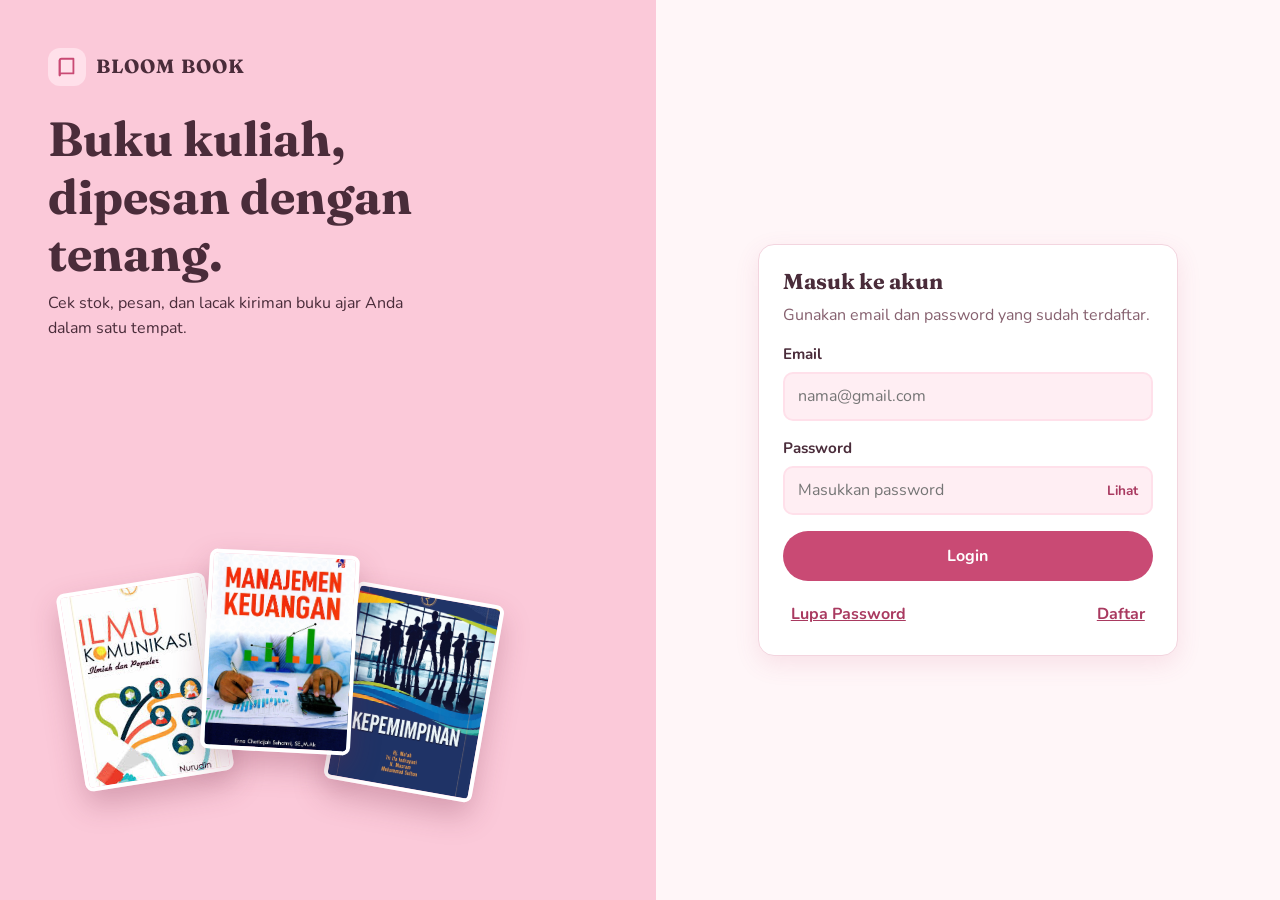
<file: tugas-uts-web1/index.html>
<!DOCTYPE html>
<html lang="id">
<head>
  <meta charset="UTF-8">
  <meta name="viewport" content="width=device-width, initial-scale=1">
  <title>Masuk - BLOOM BOOK</title>
  <link rel="stylesheet" href="css/style.css">
</head>
<body data-page="login">
  <div class="login">
    <aside class="login__art" aria-label="Pengantar">
      <div>
        <span class="brand">
          <span class="brand__mark" aria-hidden="true">
            <svg width="22" height="22" viewBox="0 0 24 24" fill="none" stroke="currentColor" stroke-width="2" stroke-linecap="round" stroke-linejoin="round"><path d="M4 5a2 2 0 0 1 2-2h13v16H6a2 2 0 0 0-2 2z"/><path d="M4 21V5"/></svg>
          </span>
          BLOOM BOOK
        </span>
        <h1>Buku kuliah, dipesan dengan tenang.</h1>
        <p>Cek stok, pesan, dan lacak kiriman buku ajar Anda dalam satu tempat.</p>
      </div>
      <div class="cover-stack" aria-hidden="true">
        <img src="img/pengantar_komunikasi.jpg" alt="">
        <img src="img/manajemen_keuangan.jpg" alt="">
        <img src="img/kepemimpinan.jpg" alt="">
      </div>
    </aside>

    <main class="login__panel">
      <section class="card login__card" aria-labelledby="judulLogin">
        <h2 id="judulLogin">Masuk ke akun</h2>
        <p class="muted">Gunakan email dan password yang sudah terdaftar.</p>

        <form id="formLogin" novalidate>
          <div class="field">
            <label for="loginEmail">Email</label>
            <input class="input" type="email" id="loginEmail" name="email" autocomplete="username" placeholder="nama@gmail.com">
            <p class="field__error" role="alert"></p>
          </div>
          <div class="field">
            <label for="loginPassword">Password</label>
            <div class="input-wrap">
              <input class="input" type="password" id="loginPassword" name="password" autocomplete="current-password" placeholder="Masukkan password">
              <button type="button" class="toggle-pw" data-toggle-pw aria-label="Tampilkan password">Lihat</button>
            </div>
            <p class="field__error" role="alert"></p>
          </div>
          <button class="btn btn--primary btn--block" type="submit">Login</button>
        </form>

        <div class="login__links">
          <button class="btn btn--link" type="button" data-open="modalLupa">Lupa Password</button>
          <button class="btn btn--link" type="button" data-open="modalDaftar">Daftar</button>
        </div>
      </section>
    </main>
  </div>

  <!-- Modal: Lupa Password -->
  <div class="modal" id="modalLupa" hidden>
    <div class="modal__box" role="dialog" aria-modal="true" aria-labelledby="judulLupa">
      <button class="modal__close" type="button" data-close aria-label="Tutup">&times;</button>
      <h2 id="judulLupa">Lupa password</h2>
      <p class="muted">Masukkan email akun Anda. Kami akan mengirim tautan untuk mengatur ulang password.</p>
      <form id="formLupa" novalidate>
        <div class="field">
          <label for="lupaEmail">Email</label>
          <input class="input" type="email" id="lupaEmail" name="email" placeholder="nama@gmail.com">
          <p class="field__error" role="alert"></p>
        </div>
        <div class="form-actions">
          <button class="btn btn--ghost" type="button" data-close>Batal</button>
          <button class="btn btn--primary" type="submit">Kirim tautan</button>
        </div>
      </form>
    </div>
  </div>

  <!-- Modal: Daftar -->
  <div class="modal" id="modalDaftar" hidden>
    <div class="modal__box" role="dialog" aria-modal="true" aria-labelledby="judulDaftar">
      <button class="modal__close" type="button" data-close aria-label="Tutup">&times;</button>
      <h2 id="judulDaftar">Buat akun baru</h2>
      <form id="formDaftar" novalidate>
        <div class="field">
          <label for="daftarNama">Nama lengkap</label>
          <input class="input" type="text" id="daftarNama" name="nama" autocomplete="name">
          <p class="field__error" role="alert"></p>
        </div>
        <div class="field">
          <label for="daftarEmail">Email</label>
          <input class="input" type="email" id="daftarEmail" name="email" autocomplete="email">
          <p class="field__error" role="alert"></p>
        </div>
        <div class="field">
          <label for="daftarPassword">Password <span class="hint">(minimal 6 karakter)</span></label>
          <input class="input" type="password" id="daftarPassword" name="password" autocomplete="new-password">
          <p class="field__error" role="alert"></p>
        </div>
        <div class="field">
          <label for="daftarKonfirmasi">Ulangi password</label>
          <input class="input" type="password" id="daftarKonfirmasi" name="konfirmasi" autocomplete="new-password">
          <p class="field__error" role="alert"></p>
        </div>
        <div class="form-actions">
          <button class="btn btn--ghost" type="button" data-close>Batal</button>
          <button class="btn btn--primary" type="submit">Daftar</button>
        </div>
      </form>
    </div>
  </div>

  <script src="js/data.js"></script>
  <script src="js/script.js"></script>
</body>
</html>
</file>
<file: tugas-uts-web1/css/style.css>
/* =========================================================
   BLOOM BOOK - Tema Pink Soft
   ========================================================= */
@import url("https://fonts.googleapis.com/css2?family=Fraunces:opsz,wght@9..144,600;9..144,700&family=Nunito:wght@400;600;700&display=swap");

:root {
  --bg: #fff6f8;
  --surface: #ffffff;
  --pink-50: #ffeef3;
  --pink-100: #ffe0ea;
  --pink-200: #fbc9d9;
  --pink-300: #f4a9c0;
  --accent: #c94a74;
  --accent-dark: #a93a60;
  --ink: #4a2c3a;
  --muted: #86616f;
  --line: #f3d5df;
  --mint: #d9f0e5;
  --mint-ink: #2f6b52;
  --peach: #ffe6cf;
  --peach-ink: #8a4b12;
  --danger: #b3263f;
  --radius: 16px;
  --radius-sm: 10px;
  --shadow: 0 8px 24px rgba(201, 74, 116, 0.12);
  --font-body: "Nunito", "Segoe UI", system-ui, sans-serif;
  --font-head: "Fraunces", Georgia, "Times New Roman", serif;
}

*, *::before, *::after { box-sizing: border-box; }
html { scroll-behavior: smooth; }
body {
  margin: 0;
  font-family: var(--font-body);
  color: var(--ink);
  background: var(--bg);
  line-height: 1.55;
}
body.no-scroll { overflow: hidden; }
h1, h2, h3 { font-family: var(--font-head); line-height: 1.2; margin: 0 0 .5rem; }
h1 { font-size: clamp(1.7rem, 3.5vw, 2.4rem); }
h2 { font-size: 1.35rem; }
p { margin: 0 0 1rem; }
a { color: var(--accent-dark); }
img { max-width: 100%; display: block; }
:focus-visible { outline: 3px solid var(--accent); outline-offset: 2px; }
[hidden] { display: none !important; }
.muted { color: var(--muted); }
.sr-only { position: absolute; width: 1px; height: 1px; overflow: hidden; clip: rect(0 0 0 0); white-space: nowrap; }

/* ---------- Header & navigasi ---------- */
.app-header {
  position: sticky; top: 0; z-index: 50;
  display: flex; align-items: center; gap: 1.25rem; flex-wrap: wrap;
  padding: .75rem clamp(1rem, 4vw, 2.5rem);
  background: var(--surface);
  border-bottom: 1px solid var(--line);
}
.brand {
  display: inline-flex; align-items: center; gap: .6rem;
  font-family: var(--font-head); font-weight: 700; font-size: 1.2rem;
  color: var(--ink); text-decoration: none;
}
.brand { letter-spacing: .06em; }
.brand__mark {
  display: grid; place-items: center; width: 38px; height: 38px;
  background: var(--pink-100); border-radius: 12px; color: var(--accent);
}
.nav { display: flex; gap: .25rem; flex-wrap: wrap; margin-left: auto; }
.nav a {
  padding: .45rem .9rem; border-radius: 999px; text-decoration: none;
  color: var(--muted); font-weight: 700; font-size: .95rem;
}
.nav a:hover { background: var(--pink-50); color: var(--ink); }
.nav a[aria-current="page"] { background: var(--pink-100); color: var(--accent-dark); }
.user-box { display: flex; align-items: center; gap: .6rem; font-size: .9rem; }
.user-box strong { display: block; line-height: 1.1; }

.container { width: min(1120px, 100% - 2rem); margin: 0 auto; padding: 2rem 0 3rem; }
.page-head { margin-bottom: 1.5rem; }
.page-head p { color: var(--muted); max-width: 60ch; }
.site-footer { text-align: center; color: var(--muted); font-size: .85rem; padding: 1.5rem 1rem 2rem; }

.notice { background: var(--pink-50); border: 1px solid var(--pink-200); border-radius: var(--radius-sm); padding: .65rem .95rem; margin: 0 0 1.25rem; font-size: .92rem; }

/* ---------- Kartu ---------- */
.card {
  background: var(--surface); border: 1px solid var(--line);
  border-radius: var(--radius); padding: 1.5rem; box-shadow: var(--shadow);
}
.card + .card { margin-top: 1.5rem; }
.card__head { display: flex; justify-content: space-between; align-items: center; gap: 1rem; flex-wrap: wrap; margin-bottom: 1rem; }
.card__head h2 { margin: 0; }

/* ---------- Tombol ---------- */
.btn {
  display: inline-flex; align-items: center; justify-content: center; gap: .4rem;
  padding: .65rem 1.2rem; border-radius: 999px; border: 2px solid transparent;
  font: inherit; font-weight: 700; cursor: pointer; text-decoration: none;
  transition: background .15s, transform .15s, border-color .15s;
}
.btn:active { transform: translateY(1px); }
.btn--primary { background: var(--accent); color: #fff; }
.btn--primary:hover { background: var(--accent-dark); }
.btn--ghost { background: transparent; color: var(--accent-dark); border-color: var(--pink-300); }
.btn--ghost:hover { background: var(--pink-50); }
.btn--link { background: none; border: 0; color: var(--accent-dark); text-decoration: underline; padding: .3rem .5rem; }
.btn--small { padding: .35rem .8rem; font-size: .85rem; }
.btn--danger { background: #fff; color: var(--danger); border-color: #f1b7c1; }
.btn--danger:hover { background: #fff0f2; }
.btn--block { width: 100%; }

/* ---------- Form ---------- */
.form-grid { display: grid; grid-template-columns: repeat(2, 1fr); gap: 0 1rem; }
.form-grid .span-2 { grid-column: span 2; }
.field { margin-bottom: 1rem; }
.field label { display: block; font-weight: 700; margin-bottom: .3rem; font-size: .95rem; }
.field .hint { font-weight: 400; color: var(--muted); font-size: .85rem; }
.input, select.input, textarea.input {
  width: 100%; padding: .65rem .85rem; font: inherit; color: var(--ink);
  background: var(--pink-50); border: 2px solid var(--pink-100); border-radius: var(--radius-sm);
}
.input:focus { background: #fff; border-color: var(--pink-300); outline: none; box-shadow: 0 0 0 3px rgba(244, 169, 192, .45); }
.input[aria-invalid="true"] { border-color: var(--danger); background: #fff5f6; }
textarea.input { resize: vertical; min-height: 84px; }
.field__error { color: var(--danger); font-size: .85rem; font-weight: 600; margin: .25rem 0 0; min-height: 0; }
.input-wrap { position: relative; }
.input-wrap .input { padding-right: 4.5rem; }
.input-wrap .toggle-pw {
  position: absolute; right: .4rem; top: 50%; transform: translateY(-50%);
  background: none; border: 0; color: var(--accent-dark); font: inherit; font-weight: 700; font-size: .85rem; cursor: pointer; padding: .3rem .5rem;
}
.form-actions { display: flex; gap: .75rem; flex-wrap: wrap; justify-content: flex-end; margin-top: .5rem; }

/* ---------- Login ---------- */
.login { min-height: 100vh; display: grid; grid-template-columns: 1.05fr 1fr; }
.login__art {
  background: var(--pink-200); padding: 3rem; display: flex; flex-direction: column; justify-content: space-between; overflow: hidden;
}
.login__art h1 { font-size: clamp(2rem, 4vw, 3rem); max-width: 14ch; margin-top: 1.5rem; }
.login__art p { max-width: 36ch; }
.cover-stack { position: relative; height: 300px; margin-top: 1rem; }
.cover-stack img {
  position: absolute; width: 150px; aspect-ratio: 3 / 4; object-fit: cover; border-radius: 8px;
  box-shadow: 0 14px 30px rgba(120, 40, 70, .28); border: 4px solid #fff;
}
.cover-stack img:nth-child(1) { left: 4%; top: 30px; transform: rotate(-9deg); }
.cover-stack img:nth-child(2) { left: 28%; top: 0; transform: rotate(3deg); z-index: 2; }
.cover-stack img:nth-child(3) { left: 52%; top: 40px; transform: rotate(10deg); }
.login__panel { display: grid; place-items: center; padding: 2rem 1.25rem; }
.login__card { width: min(420px, 100%); }
.login__links { display: flex; justify-content: space-between; margin-top: 1rem; flex-wrap: wrap; }

/* ---------- Dashboard ---------- */
.hero {
  background: var(--pink-100); border-radius: var(--radius); padding: 2rem;
  display: flex; justify-content: space-between; align-items: flex-end; gap: 1.5rem; flex-wrap: wrap;
}
.hero h1 { margin: 0 0 .25rem; }
.hero p { margin: 0; color: var(--muted); }
.clock { text-align: right; }
.clock strong { display: block; font-family: var(--font-head); font-size: 2rem; color: var(--accent-dark); }
.stats { display: grid; grid-template-columns: repeat(3, 1fr); gap: 1rem; margin: 1.25rem 0 1.75rem; }
.stat { background: var(--surface); border: 1px solid var(--line); border-radius: var(--radius-sm); padding: .9rem 1.1rem; }
.stat strong { display: block; font-size: 1.5rem; font-family: var(--font-head); }
.stat span { color: var(--muted); font-size: .9rem; }
.menu-grid { display: grid; grid-template-columns: repeat(2, 1fr); gap: 1.1rem; }
.menu-card {
  display: flex; gap: 1rem; align-items: center; padding: 1.3rem;
  background: var(--surface); border: 1px solid var(--line); border-radius: var(--radius);
  text-decoration: none; color: var(--ink); transition: border-color .15s, box-shadow .15s;
}
.menu-card:hover { border-color: var(--pink-300); box-shadow: var(--shadow); }
.menu-card__icon { flex: none; display: grid; place-items: center; width: 56px; height: 56px; border-radius: 16px; background: var(--pink-100); color: var(--accent); }
.menu-card h2 { margin: 0 0 .15rem; font-size: 1.1rem; }
.menu-card p { margin: 0; color: var(--muted); font-size: .92rem; }

/* ---------- Tabel ---------- */
.toolbar { display: flex; gap: .75rem; flex-wrap: wrap; align-items: center; justify-content: space-between; margin-bottom: 1rem; }
.toolbar .input { max-width: 320px; }
.table-wrap { overflow-x: auto; border: 1px solid var(--line); border-radius: var(--radius-sm); }
.table { width: 100%; border-collapse: collapse; min-width: 640px; }
.table th, .table td { padding: .75rem .9rem; text-align: left; border-bottom: 1px solid var(--line); vertical-align: middle; }
.table thead th { background: var(--pink-50); font-size: .88rem; color: var(--muted); }
.table tbody tr:last-child td { border-bottom: 0; }
.table tbody tr:hover { background: #fffafb; }
.table .num { text-align: right; white-space: nowrap; }
.thumb { width: 48px; aspect-ratio: 3 / 4; object-fit: cover; border-radius: 6px; border: 1px solid var(--line); }
.row-new { animation: flash 1.6s ease-out; }
@keyframes flash { from { background: var(--pink-200); } to { background: transparent; } }
.empty-row td { text-align: center; color: var(--muted); padding: 1.5rem; }
.badge { display: inline-block; padding: .15rem .7rem; border-radius: 999px; font-size: .82rem; font-weight: 700; }
.badge--ok { background: var(--mint); color: var(--mint-ink); }
.badge--low { background: var(--peach); color: var(--peach-ink); }
.badge--pink { background: var(--pink-100); color: var(--accent-dark); }
.summary-line { color: var(--muted); font-size: .9rem; margin: .75rem 0 0; }
.qty-input { width: 76px; padding: .4rem .5rem; text-align: center; }

/* ---------- Checkout ---------- */
.checkout-layout { display: grid; grid-template-columns: 1.15fr 1fr; gap: 1.5rem; align-items: start; }
.checkout-layout .card + .card { margin-top: 0; }
.add-row { display: grid; grid-template-columns: 1fr 90px auto; gap: .75rem; align-items: end; margin-bottom: 1rem; }
.add-row .field { margin: 0; }
.totals { margin: 1rem 0 0; padding: 1rem; background: var(--pink-50); border-radius: var(--radius-sm); }
.totals div { display: flex; justify-content: space-between; padding: .15rem 0; }
.totals .grand { border-top: 1px dashed var(--pink-300); margin-top: .4rem; padding-top: .5rem; font-weight: 700; font-size: 1.1rem; color: var(--accent-dark); }
#riwayat { margin-top: 1.5rem; scroll-margin-top: 90px; }

/* ---------- Tracking ---------- */
.search-form { display: flex; gap: .75rem; flex-wrap: wrap; }
.search-form .input { flex: 1 1 240px; }
.chips { display: flex; gap: .5rem; flex-wrap: wrap; align-items: center; margin-top: .75rem; font-size: .9rem; color: var(--muted); }
.chip { border: 1px solid var(--pink-300); background: var(--pink-50); color: var(--accent-dark); border-radius: 999px; padding: .15rem .8rem; font: inherit; font-weight: 700; cursor: pointer; }
.chip:hover { background: var(--pink-100); }
.result { margin-top: 1.5rem; }
.result__head { display: flex; justify-content: space-between; align-items: flex-start; gap: 1rem; flex-wrap: wrap; margin-bottom: 1.25rem; }
.result__head h2 { margin: 0; }
.progress { height: 12px; background: var(--pink-100); border-radius: 999px; overflow: hidden; }
.progress__fill { height: 100%; background: var(--accent); border-radius: 999px; transition: width .7s ease; }
.steps { list-style: none; display: grid; grid-template-columns: repeat(4, 1fr); padding: 0; margin: .6rem 0 1.5rem; text-align: center; font-size: .88rem; color: var(--muted); }
.steps li.is-done { color: var(--ink); font-weight: 700; }
.steps li.is-current { color: var(--accent-dark); font-weight: 700; }
.detail-grid { display: grid; grid-template-columns: repeat(2, 1fr); gap: .75rem; margin: 0 0 1.5rem; }
.detail-grid div { background: var(--pink-50); border-radius: var(--radius-sm); padding: .75rem 1rem; }
.detail-grid dt { color: var(--muted); font-size: .85rem; }
.detail-grid dd { margin: 0; font-weight: 700; }
.timeline { list-style: none; margin: 0; padding: 0 0 0 1.4rem; border-left: 3px solid var(--pink-200); }
.timeline li { position: relative; padding: 0 0 1.1rem 1rem; }
.timeline li::before { content: ""; position: absolute; left: -2.05rem; top: .3rem; width: 14px; height: 14px; border-radius: 50%; background: #fff; border: 3px solid var(--pink-300); }
.timeline li:first-child::before { background: var(--accent); border-color: var(--accent); }
.timeline time { display: block; font-size: .82rem; color: var(--muted); }
.timeline p { margin: 0; }
.empty-state { text-align: center; padding: 2rem 1rem; color: var(--muted); }

/* ---------- Modal & pop-up ---------- */
.modal { position: fixed; inset: 0; z-index: 100; display: grid; place-items: center; padding: 1rem; background: rgba(74, 44, 58, .45); overflow-y: auto; }
#popup { z-index: 200; }
.modal__box { position: relative; width: min(480px, 100%); background: var(--surface); border-radius: 20px; padding: 1.75rem; box-shadow: 0 24px 60px rgba(74, 44, 58, .35); animation: pop .22s ease-out; }
.modal__box--sm { text-align: center; width: min(380px, 100%); }
.modal__close { position: absolute; top: .8rem; right: .8rem; width: 34px; height: 34px; border-radius: 50%; border: 0; background: var(--pink-50); color: var(--ink); font-size: 1.2rem; cursor: pointer; }
.modal__close:hover { background: var(--pink-100); }
@keyframes pop { from { opacity: 0; transform: scale(.94); } to { opacity: 1; transform: none; } }
.popup__icon { width: 56px; height: 56px; margin: 0 auto .8rem; display: grid; place-items: center; border-radius: 50%; font-size: 1.6rem; font-weight: 700; }
.popup__icon--error { background: #ffe3e8; color: var(--danger); }
.popup__icon--success { background: var(--mint); color: var(--mint-ink); }
.popup__icon--info { background: var(--pink-100); color: var(--accent-dark); }
.do-number { font-family: var(--font-head); font-size: 1.8rem; color: var(--accent-dark); margin: .25rem 0 1rem; }

/* ---------- Responsif ---------- */
@media (max-width: 860px) {
  .login { grid-template-columns: 1fr; }
  .login__art { padding: 1.5rem; }
  .cover-stack { height: 220px; }
  .cover-stack img { width: 110px; }
  .checkout-layout { grid-template-columns: 1fr; }
  .nav { margin-left: 0; width: 100%; order: 3; }
}
@media (max-width: 600px) {
  .form-grid, .detail-grid, .menu-grid, .stats { grid-template-columns: 1fr; }
  .form-grid .span-2 { grid-column: auto; }
  .add-row { grid-template-columns: 1fr 80px; }
  .add-row .btn { grid-column: span 2; }
  .clock { text-align: left; }
  .steps { font-size: .75rem; }
}
@media (prefers-reduced-motion: reduce) {
  *, *::before, *::after { animation: none !important; transition: none !important; scroll-behavior: auto !important; }
}
</file>
